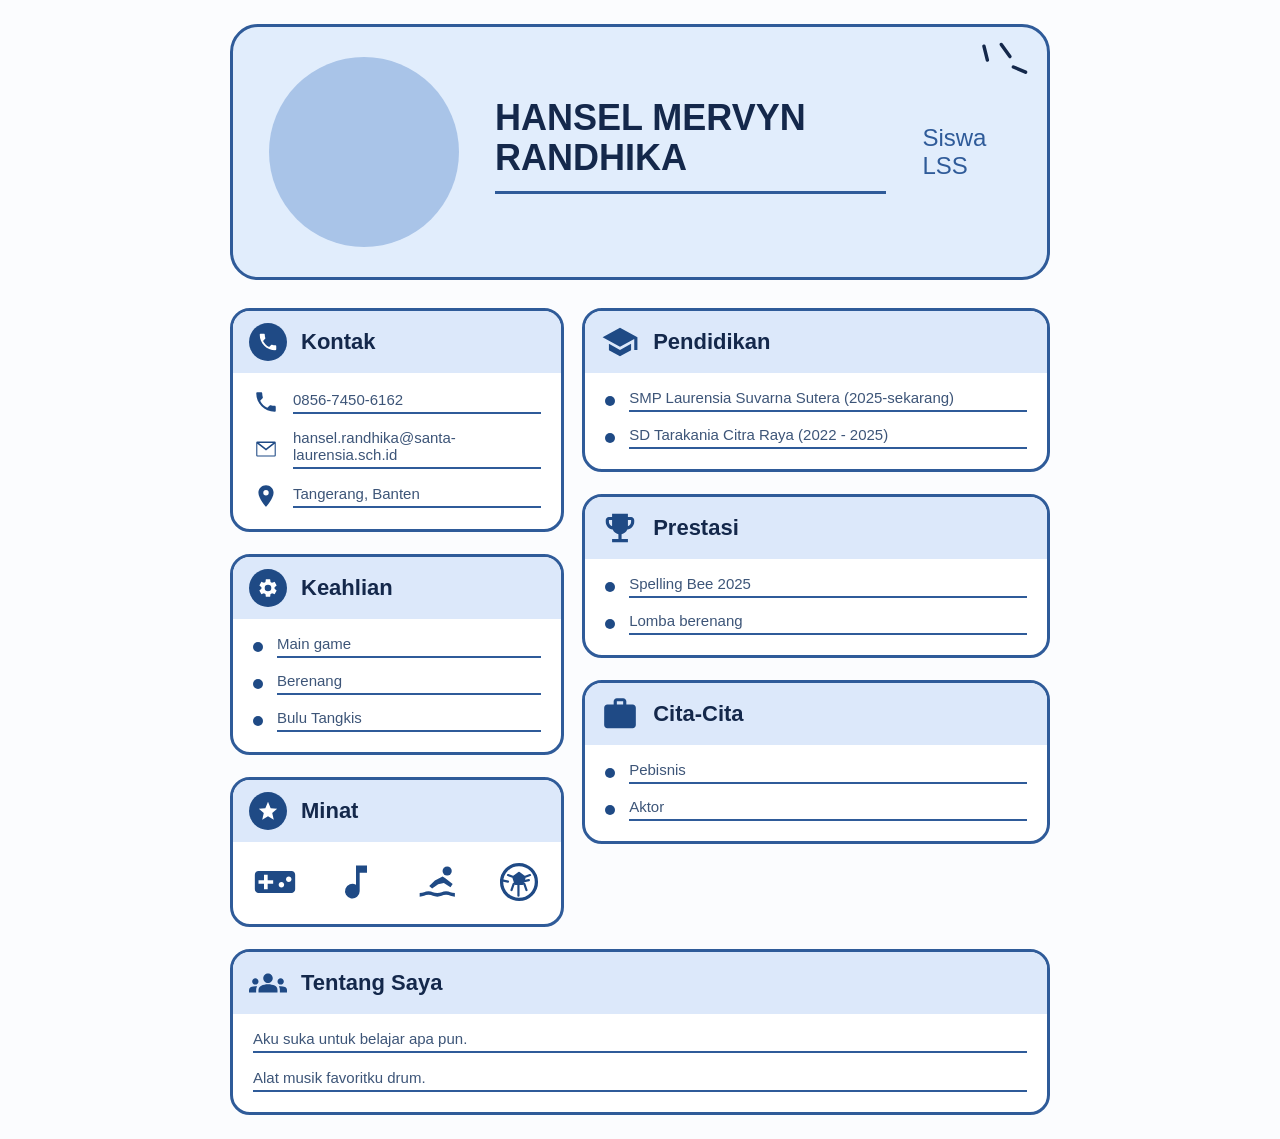
<file: index.html>
<!DOCTYPE html>
<html lang="id">
<head>
  <meta charset="UTF-8">
  <meta name="viewport" content="width=device-width, initial-scale=1.0">
  <title>CV Hansel</title>
  <link rel="icon" type="image/png" href="https://www.santa-laurensia.com/sutera/wp-content/uploads/2024/10/logo-las-286x300-1.png">
  <link rel="stylesheet" href="hansel.css">
</head>
<body class="hansel-body">
  <svg class="hansel-sprite" xmlns="http://www.w3.org/2000/svg" aria-hidden="true">
    <symbol id="hansel-ic-phone" viewBox="0 0 24 24"><path d="M6.62 10.79c1.44 2.83 3.76 5.14 6.59 6.59l2.2-2.2c.27-.27.67-.36 1.02-.24 1.12.37 2.33.57 3.57.57.55 0 1 .45 1 1V20c0 .55-.45 1-1 1-9.39 0-17-7.61-17-17 0-.55.45-1 1-1h3.5c.55 0 1 .45 1 1 0 1.25.2 2.45.57 3.57.11.35.03.74-.25 1.02l-2.2 2.2z"/></symbol>
    <symbol id="hansel-ic-mail" viewBox="0 0 24 24"><path d="M4 5h16a1 1 0 0 1 1 1v12a1 1 0 0 1-1 1H4a1 1 0 0 1-1-1V6a1 1 0 0 1 1-1zm0 2.2V18h16V7.2l-8 6.1-8-6.1zM5.5 6.5l6.5 5 6.5-5z"/></symbol>
    <symbol id="hansel-ic-pin" viewBox="0 0 24 24"><path d="M12 2C8.1 2 5 5.1 5 9c0 5.25 7 13 7 13s7-7.75 7-13c0-3.9-3.1-7-7-7zm0 9.5A2.5 2.5 0 1 1 12 6.5a2.5 2.5 0 0 1 0 5z"/></symbol>
    <symbol id="hansel-ic-cap" viewBox="0 0 24 24"><path d="M12 3L1 9l11 6 9-4.91V17h2V9L12 3zM5 13.18v4L12 21l7-3.82v-4L12 17l-7-3.82z"/></symbol>
    <symbol id="hansel-ic-gear" viewBox="0 0 24 24"><path d="M19.14 12.94c.04-.3.06-.61.06-.94 0-.32-.02-.64-.07-.94l2.03-1.58a.49.49 0 0 0 .12-.61l-1.92-3.32a.49.49 0 0 0-.59-.22l-2.39.96c-.5-.38-1.03-.7-1.62-.94l-.36-2.54a.48.48 0 0 0-.48-.41h-3.84c-.24 0-.43.17-.47.41l-.36 2.54c-.59.24-1.13.57-1.62.94l-2.39-.96c-.22-.08-.47 0-.59.22L2.74 8.87c-.12.21-.08.47.12.61l2.03 1.58c-.05.3-.09.63-.09.94s.02.64.07.94l-2.03 1.58a.49.49 0 0 0-.12.61l1.92 3.32c.12.22.37.29.59.22l2.39-.96c.5.38 1.03.7 1.62.94l.36 2.54c.05.24.24.41.48.41h3.84c.24 0 .44-.17.47-.41l.36-2.54c.59-.24 1.13-.56 1.62-.94l2.39.96c.22.08.47 0 .59-.22l1.92-3.32c.12-.22.07-.47-.12-.61l-2.01-1.58zM12 15.6A3.6 3.6 0 1 1 12 8.4a3.6 3.6 0 0 1 0 7.2z"/></symbol>
    <symbol id="hansel-ic-trophy" viewBox="0 0 24 24"><path d="M19 5h-2V3H7v2H5c-1.1 0-2 .9-2 2v1c0 2.55 1.92 4.63 4.39 4.94.63 1.5 1.98 2.63 3.61 2.96V19H7v2h10v-2h-4v-3.1c1.63-.33 2.98-1.46 3.61-2.96C19.08 12.63 21 10.55 21 8V7c0-1.1-.9-2-2-2zM5 8V7h2v3.82C5.84 10.4 5 9.3 5 8zm14 0c0 1.3-.84 2.4-2 2.82V7h2v1z"/></symbol>
    <symbol id="hansel-ic-work" viewBox="0 0 24 24"><path d="M20 6h-4V4c0-1.11-.89-2-2-2h-4c-1.11 0-2 .89-2 2v2H4c-1.11 0-1.99.89-1.99 2L2 19c0 1.11.89 2 2 2h16c1.11 0 2-.89 2-2V8c0-1.11-.89-2-2-2zm-6 0h-4V4h4v2z"/></symbol>
    <symbol id="hansel-ic-star" viewBox="0 0 24 24"><path d="M12 2l2.9 6.9 7.1.6-5.4 4.7 1.7 7.3L12 17.8 5.7 21.5l1.7-7.3L2 9.5l7.1-.6z"/></symbol>
    <symbol id="hansel-ic-game" viewBox="0 0 24 24"><path d="M21 6H3c-1.1 0-2 .9-2 2v8c0 1.1.9 2 2 2h18c1.1 0 2-.9 2-2V8c0-1.1-.9-2-2-2zm-10 7H8v3H6v-3H3v-2h3V8h2v3h3v2zm4.5 2c-.83 0-1.5-.67-1.5-1.5s.67-1.5 1.5-1.5 1.5.67 1.5 1.5-.67 1.5-1.5 1.5zm4-3c-.83 0-1.5-.67-1.5-1.5S18.67 9 19.5 9s1.5.67 1.5 1.5-.67 1.5-1.5 1.5z"/></symbol>
    <symbol id="hansel-ic-music" viewBox="0 0 24 24"><path d="M12 3v10.55A4 4 0 1 0 14 17V7h4V3h-6z"/></symbol>
    <symbol id="hansel-ic-swim" viewBox="0 0 24 24"><circle cx="17" cy="6" r="2.5"/><path d="m14.5 9-4.2 2.2-3.1 3 1.6 1.4 3.3-2.4 3.1-.6 3.6 2.2 1.2-1.7-4-3.1-1.5-1zM2 18c2 0 2.8-1 4.8-1s2.8 1 4.8 1 2.8-1 4.8-1 2.8 1 4.8 1v2c-2 0-2.8-1-4.8-1s-2.8 1-4.8 1-2.8-1-4.8-1S4 20 2 20v-2z"/></symbol>
    <symbol id="hansel-ic-football" viewBox="0 0 24 24"><circle cx="12" cy="12" r="9.5" fill="none" stroke="#1f4a85" stroke-width="1.8"/><path d="m12 7 3.1 2.3-1.2 3.7h-3.8L8.9 9.3 12 7zm-3.1 2.3L6 8.2m9.1 1.1 2.9-1.1m-3.1 4.8 1.2 3.4m-7-3.4-1.2 3.4m3.8-2.7v5.8m-5.7-7.7-3.8-.8m15.2 0-3.8.8" fill="#1f4a85" stroke="#1f4a85" stroke-width="1.2" stroke-linecap="round" stroke-linejoin="round"/></symbol>
    <symbol id="hansel-ic-people" viewBox="0 0 24 24"><path d="M12 12.75c1.63 0 3.07.39 4.24.9 1.08.48 1.76 1.56 1.76 2.73V18H6v-1.61c0-1.18.68-2.26 1.76-2.73 1.17-.52 2.61-.91 4.24-.91zM4 13c1.1 0 2-.9 2-2s-.9-2-2-2-2 .9-2 2 .9 2 2 2zm1.13 1.1c-.37-.06-.74-.1-1.13-.1-.99 0-1.93.21-2.78.58A2.01 2.01 0 0 0 0 16.43V18h4.5v-1.61c0-.83.23-1.61.63-2.29zM20 13c1.1 0 2-.9 2-2s-.9-2-2-2-2 .9-2 2 .9 2 2 2zm4 3.43c0-.81-.48-1.53-1.22-1.85A6.95 6.95 0 0 0 20 14c-.39 0-.76.04-1.13.1.4.68.63 1.46.63 2.29V18H24v-1.57zM12 6c1.66 0 3 1.34 3 3s-1.34 3-3 3-3-1.34-3-3 1.34-3 3-3z"/></symbol>
  </svg>








  <main class="hansel-page">
    <header class="hansel-header">
    <a class="hansel-photo-link" href="index2.html">
  <div class="hansel-photo" role="img" aria-label="Foto Hansel"></div>
</a>
     
        <h1 class="hansel-name">HANSEL MERVYN RANDHIKA</h1>
        <p class="hansel-role">Siswa LSS</p>
      </div>
      <svg class="hansel-spark" viewBox="0 0 60 60" aria-hidden="true">
        <line x1="8" y1="6" x2="12" y2="22"/>
        <line x1="28" y1="4" x2="38" y2="18"/>
        <line x1="42" y1="30" x2="56" y2="36"/>
      </svg>
    </header>








    <div class="hansel-grid">
      <div class="hansel-column">
        <section class="hansel-card">
          <h2 class="hansel-card-title">
            <span class="hansel-badge"><svg class="hansel-icon"><use href="#hansel-ic-phone"/></svg></span> Kontak
          </h2>
          <ul class="hansel-card-body">
            <li class="hansel-item"><svg class="hansel-icon hansel-icon-small"><use href="#hansel-ic-phone"/></svg><span class="hansel-line">0856-7450-6162</span></li>
            <li class="hansel-item"><svg class="hansel-icon hansel-icon-small"><use href="#hansel-ic-mail"/></svg><span class="hansel-line">hansel.randhika@santa-laurensia.sch.id</span></li>
            <li class="hansel-item"><svg class="hansel-icon hansel-icon-small"><use href="#hansel-ic-pin"/></svg><span class="hansel-line">Tangerang, Banten</span></li>
          </ul>
        </section>








        <section class="hansel-card">
          <h2 class="hansel-card-title">
            <span class="hansel-badge"><svg class="hansel-icon"><use href="#hansel-ic-gear"/></svg></span> Keahlian
          </h2>
          <ul class="hansel-card-body">
            <li class="hansel-item hansel-dot"><span class="hansel-line">Main game</span></li>
            <li class="hansel-item hansel-dot"><span class="hansel-line">Berenang</span></li>
            <li class="hansel-item hansel-dot"><span class="hansel-line">Bulu Tangkis</span></li>
          </ul>
        </section>








        <section class="hansel-card">
          <h2 class="hansel-card-title">
            <span class="hansel-badge"><svg class="hansel-icon"><use href="#hansel-ic-star"/></svg></span> Minat
          </h2>
          <div class="hansel-card-body hansel-interests">
            <svg class="hansel-icon hansel-icon-large" aria-label="Game"><use href="#hansel-ic-game"/></svg>
            <svg class="hansel-icon hansel-icon-large" aria-label="Musik"><use href="#hansel-ic-music"/></svg>
            <svg class="hansel-icon hansel-icon-large" aria-label="Berenang"><use href="#hansel-ic-swim"/></svg>
            <svg class="hansel-icon hansel-icon-large" role="img" aria-label="Sepak bola"><use href="#hansel-ic-football"/></svg>
          </div>
        </section>
      </div>








      <div class="hansel-column">
        <section class="hansel-card">
          <h2 class="hansel-card-title">
            <svg class="hansel-icon hansel-icon-title"><use href="#hansel-ic-cap"/></svg> Pendidikan
          </h2>
          <ul class="hansel-card-body">
            <li class="hansel-item hansel-dot"><span class="hansel-line">SMP Laurensia Suvarna Sutera (2025-sekarang)</span></li>
            <li class="hansel-item hansel-dot"><span class="hansel-line">SD Tarakania Citra Raya (2022 - 2025)</span></li>
          </ul>
        </section>








        <section class="hansel-card">
          <h2 class="hansel-card-title">
            <svg class="hansel-icon hansel-icon-title"><use href="#hansel-ic-trophy"/></svg> Prestasi
          </h2>
          <ul class="hansel-card-body">
            <li class="hansel-item hansel-dot"><span class="hansel-line">Spelling Bee 2025</span></li>
            <li class="hansel-item hansel-dot"><span class="hansel-line">Lomba berenang</span></li>
          </ul>
        </section>








        <section class="hansel-card">
          <h2 class="hansel-card-title">
            <svg class="hansel-icon hansel-icon-title"><use href="#hansel-ic-work"/></svg> Cita-Cita
          </h2>
          <ul class="hansel-card-body">
            <li class="hansel-item hansel-dot"><span class="hansel-line">Pebisnis</span></li>
            <li class="hansel-item hansel-dot"><span class="hansel-line">Aktor</span></li>
          </ul>
        </section>
      </div>
    </div>








    <section class="hansel-card hansel-about">
      <h2 class="hansel-card-title">
        <svg class="hansel-icon hansel-icon-title"><use href="#hansel-ic-people"/></svg> Tentang Saya
      </h2>
      <div class="hansel-card-body">
        <p class="hansel-line hansel-paragraph">Aku suka untuk belajar apa pun.</p>
        <p class="hansel-line hansel-paragraph">Alat musik favoritku drum.</p>
      </div>
    </section>
  </main>
</body>
</html>
</file>
<file: hansel.css>
.hansel-body {
  margin: 0;
  padding: 24px 16px;
  background-color: #fbfcfe;
  font-family: "Trebuchet MS", "Segoe UI", Arial, sans-serif;
  color: #14284b;
}
















.hansel-sprite {
  position: absolute;
  width: 0;
  height: 0;
  overflow: hidden;
}
















.hansel-page {
  max-width: 820px;
  margin: 0 auto;
}
















.hansel-header {
  position: relative;
  display: flex;
  align-items: center;
  gap: 36px;
  padding: 30px 36px;
  background-color: #e1edfc;
  border: 3px solid #2f5b99;
  border-radius: 28px;
}
















.hansel-photo-link {
  flex-shrink: 0;
  display: block;
  width: 190px;
  height: 190px;
  border-radius: 50%;
  overflow: hidden;
  background-color: #a9c4e8;
}
















.hansel-photo {
  width: 250px;
  height: 250px;
  background-image: url('https://lh3.googleusercontent.com/a/ACg8ocIhfn07L3HhZlN5Z_48oysHoy-c8JaeV3KqUnigDhrddwpNjC4=s83-c-mo');
  background-size: cover;
  background-position: center;
  background-repeat: no-repeat;
  border-radius: 50%; /* Opsional: tambahkan baris ini jika ingin foto berbentuk bulat */
}














.hansel-identity {
  flex: 1;
}
















.hansel-name {
  margin: 0 0 12px;
  padding-bottom: 14px;
  font-size: 36px;
  line-height: 1.1;
  color: #14284b;
  border-bottom: 3px solid #2f5b99;
}
















.hansel-role {
  margin: 0;
  font-size: 24px;
  color: #2f5b99;
}
















.hansel-spark {
  position: absolute;
  top: 14px;
  right: 18px;
  width: 52px;
  height: 52px;
  stroke: #14284b;
  stroke-width: 4;
  stroke-linecap: round;
}
















.hansel-grid {
  display: grid;
  grid-template-columns: 1fr 1.4fr;
  gap: 18px;
  margin-top: 28px;
  align-items: start;
}
















.hansel-column {
  display: flex;
  flex-direction: column;
  gap: 22px;
}
















.hansel-card {
  background-color: #ffffff;
  border: 3px solid #2f5b99;
  border-radius: 20px;
  overflow: hidden;
}
















.hansel-card-title {
  display: flex;
  align-items: center;
  gap: 14px;
  margin: 0;
  padding: 12px 16px;
  font-size: 22px;
  color: #14284b;
  background-color: #dce8fa;
}
















.hansel-badge {
  display: flex;
  align-items: center;
  justify-content: center;
  width: 38px;
  height: 38px;
  border-radius: 50%;
  background-color: #1f4a85;
}
















.hansel-badge .hansel-icon {
  width: 22px;
  height: 22px;
  fill: #ffffff;
}
















.hansel-icon {
  width: 24px;
  height: 24px;
  fill: #1f4a85;
}
















.hansel-icon-title {
  width: 38px;
  height: 38px;
}
















.hansel-icon-small {
  width: 26px;
  height: 26px;
  flex-shrink: 0;
}
















.hansel-icon-large {
  width: 44px;
  height: 44px;
}
















.hansel-card-body {
  list-style: none;
  margin: 0;
  padding: 16px 20px 20px;
}
















.hansel-item {
  display: flex;
  align-items: center;
  gap: 14px;
  margin-bottom: 14px;
}
















.hansel-item:last-child {
  margin-bottom: 0;
}
















.hansel-dot::before {
  content: "";
  flex-shrink: 0;
  width: 10px;
  height: 10px;
  border-radius: 50%;
  background-color: #1f4a85;
}
















.hansel-line {
  flex: 1;
  padding-bottom: 4px;
  font-size: 15px;
  color: #3d5578;
  border-bottom: 2px solid #2f5b99;
}
















.hansel-interests {
  display: flex;
  justify-content: space-between;
  align-items: center;
  padding-top: 18px;
}
















.hansel-about {
  margin-top: 22px;
}
















.hansel-paragraph {
  margin: 0 0 16px;
}
















.hansel-paragraph:last-child {
  margin-bottom: 0;
}
















@media (max-width: 640px) {
  .hansel-header {
    flex-direction: column;
    text-align: center;
    padding: 28px 20px;
  }
















  .hansel-name {
    font-size: 12px;
  }
















  .hansel-role {
    font-size: 18px;
  }
















  .hansel-grid {
    grid-template-columns: 1fr;
  }
}
</file>
